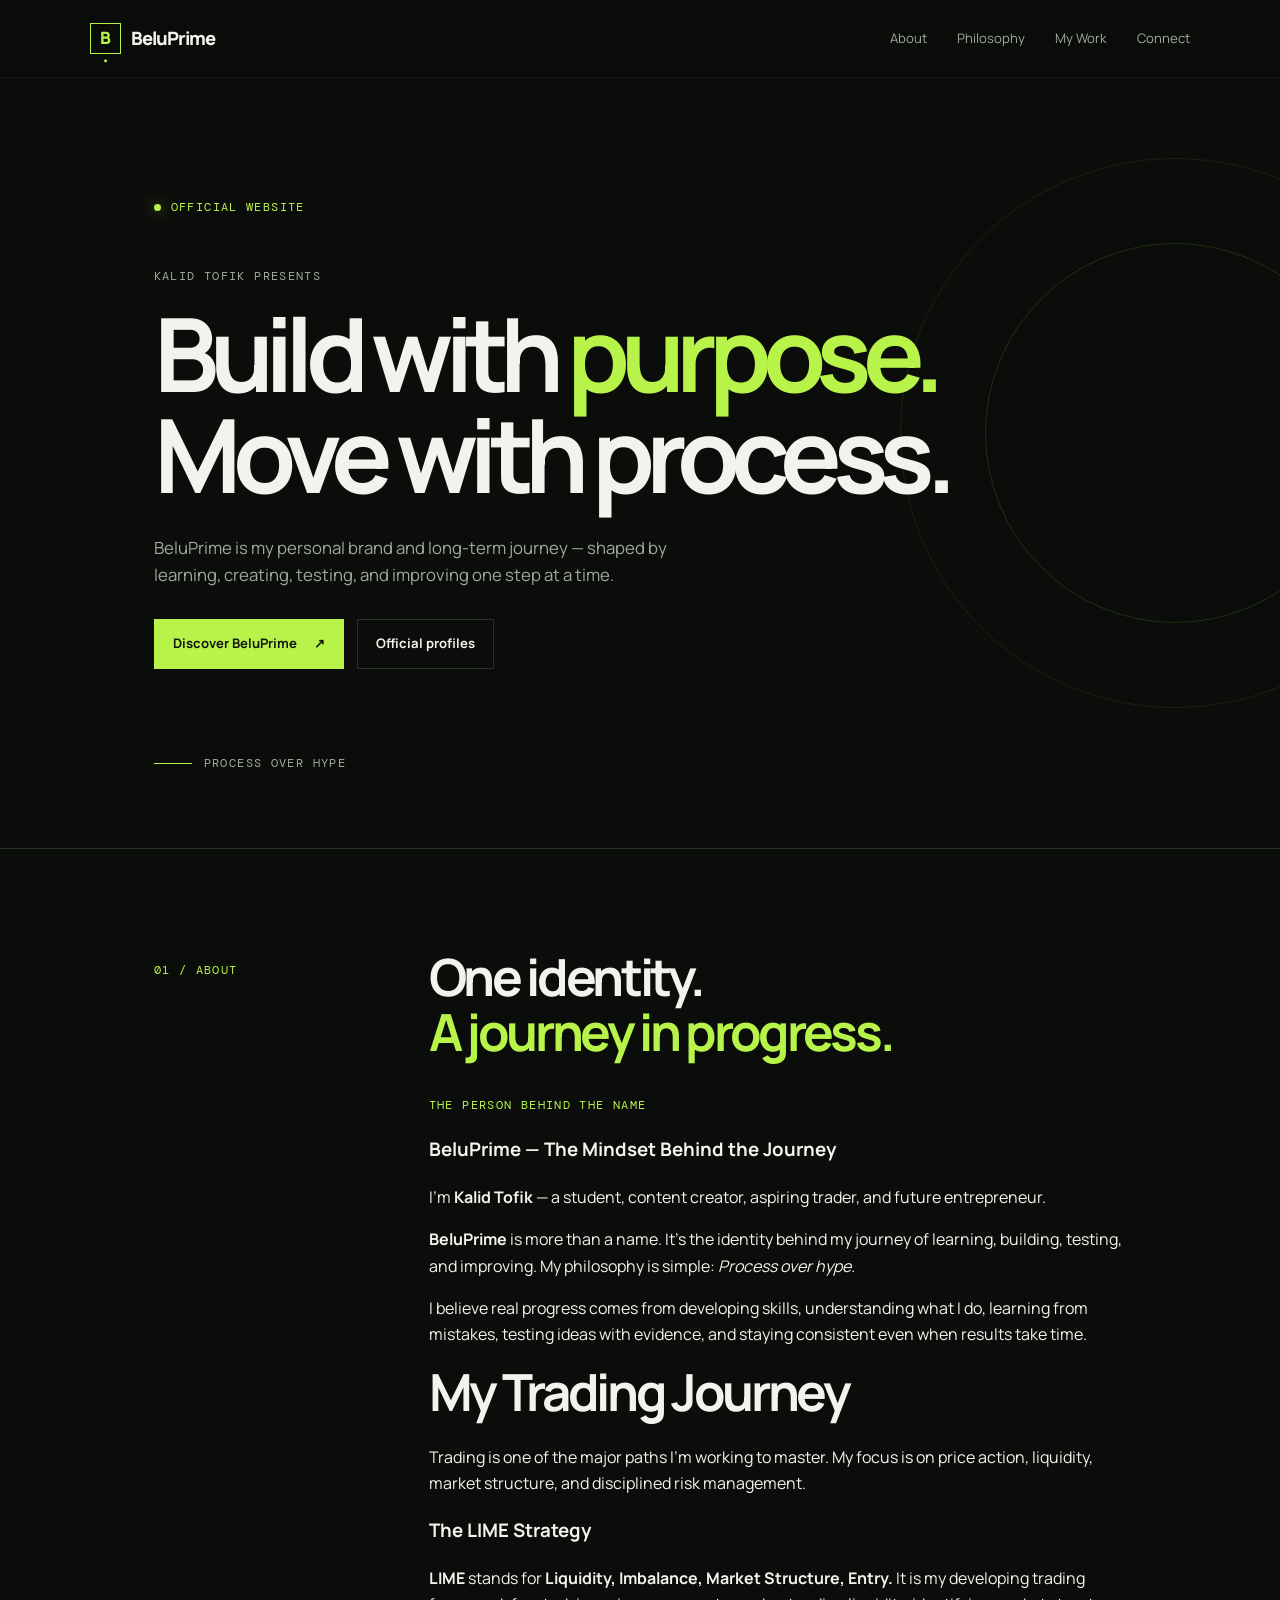
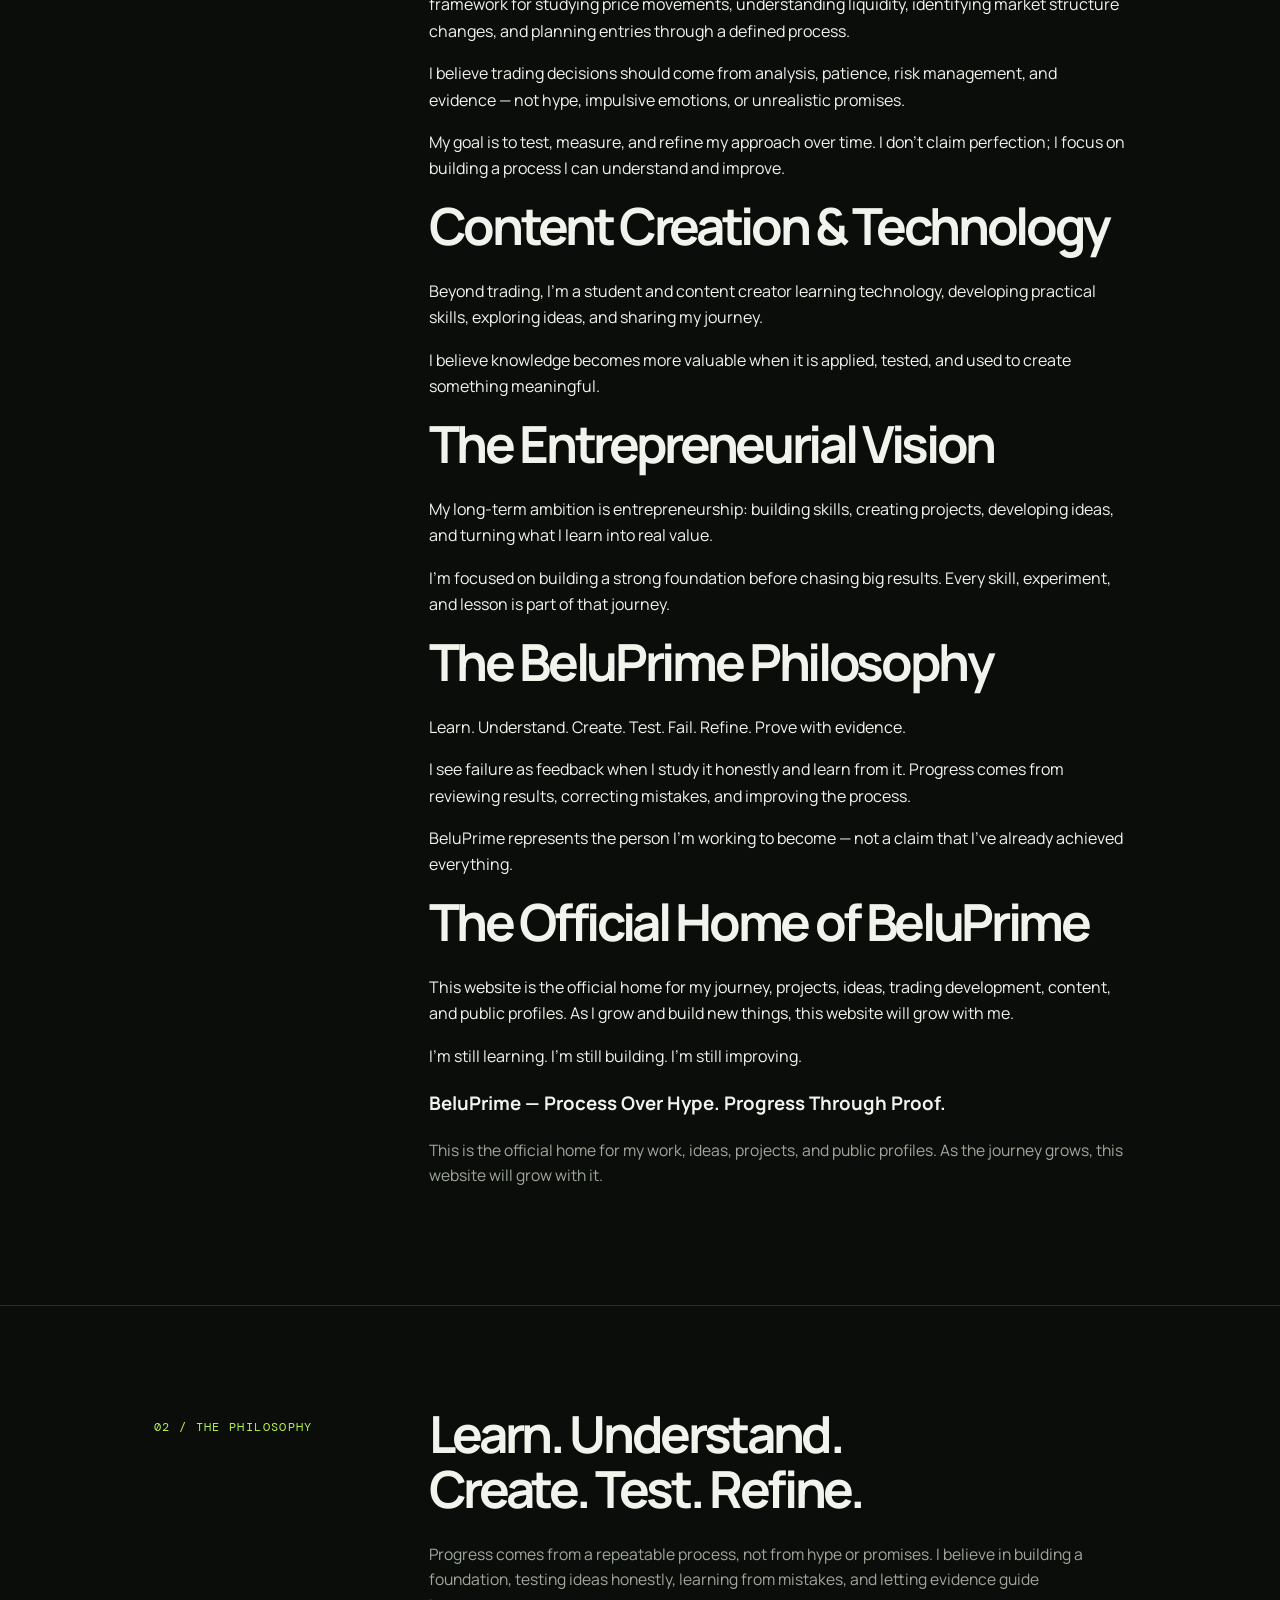
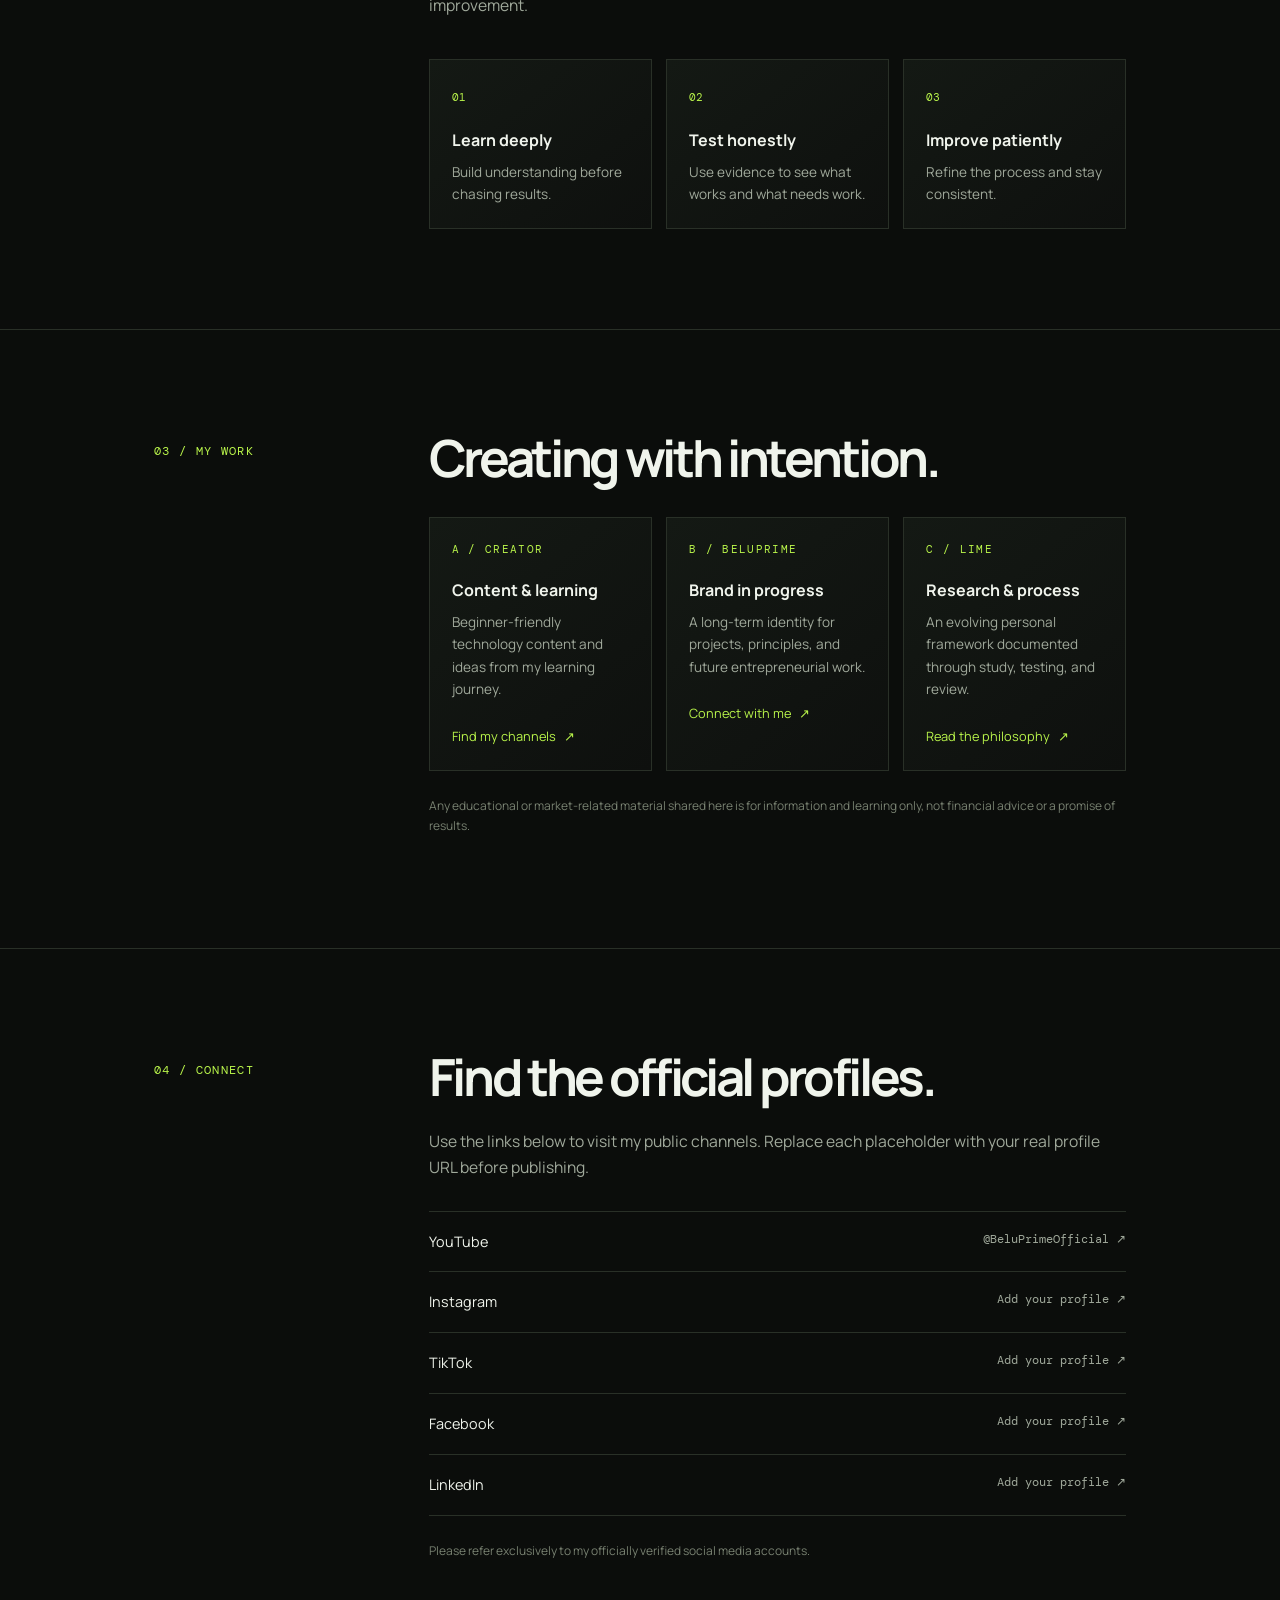
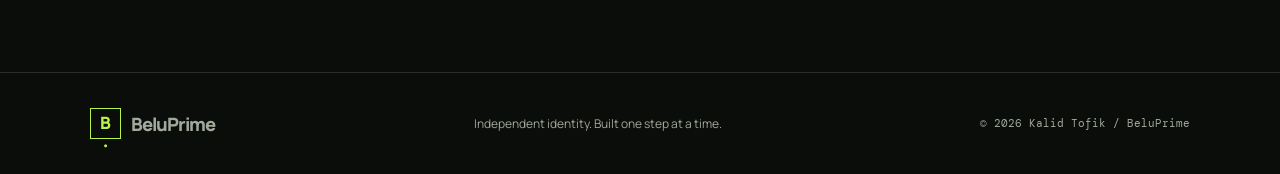
<file: index.html>
<!doctype html>
<html lang="en">
<head>
  <meta charset="utf-8">
  <meta name="viewport" content="width=device-width, initial-scale=1">
  <meta name="description" content="The official home of Kalid Tofik and BeluPrime — a creator identity built around learning, process, and progress.">
  <meta name="theme-color" content="#0b0d0b">
  <meta property="og:title" content="BeluPrime — Official Website">
  <meta property="og:description" content="Meet Kalid Tofik and explore the BeluPrime philosophy: process over hype.">
  <meta property="og:type" content="website">
  <title>BeluPrime — Official Website</title>

<meta property="og:image" content="https://beluprime.github.io/beluprime.ico">
<meta name="twitter:image" content="https://beluprime.github.io/beluprime.ico">
  
  <link rel="stylesheet" href="style.css">
  <link rel="icon" type="image/x-icon" href="/beluprime.ico?v=4">
<link rel="manifest" href="/site.webmanifest">
  <script type="application/ld+json">
  {
    "@context": "https://schema.org",
    "@type": "Person",
    "name": "Kalid Tofik",
    "alternateName": "BeluPrime",
    "description": "Creator and founder of BeluPrime.",
    "url": "https://beluprime.github.io/"
  }
  </script>
</head>
<body>
  <header class="topbar">
    <a class="wordmark" href="#home" aria-label="BeluPrime home"><span class="mark">B<span>•</span></span> BeluPrime</a>
    <nav aria-label="Main navigation">
      <a href="#about">About</a>
      <a href="#philosophy">Philosophy</a>
      <a href="#work">My Work</a>
      <a href="#connect">Connect</a>
    </nav>
  </header>

  <main>
    <section class="hero" id="home">
      <div class="eyebrow"><span class="dot"></span> OFFICIAL WEBSITE</div>
      <p class="hero-kicker">KALID TOFIK PRESENTS</p>
      <h1>Build with <span>purpose.</span><br>Move with process.</h1>
      <p class="hero-copy">BeluPrime is my personal brand and long-term journey — shaped by learning, creating, testing, and improving one step at a time.</p>
      <div class="actions">
        <a class="button primary" href="#about">Discover BeluPrime <span>↗</span></a>
        <a class="button secondary" href="#connect">Official profiles</a>
      </div>
      <div class="hero-note"><span class="line"></span> PROCESS OVER HYPE</div>
      <div class="hero-orbit orbit-one"></div><div class="hero-orbit orbit-two"></div>
    </section>

    <section class="intro section" id="about">
      <div class="section-label">01 / ABOUT</div>
      <div class="section-body">
        <h2>One identity.<br><span>A journey in progress.</span></h2>


        
<section id="about" class="about-section">
  <div class="container">

    <p class="section-label">THE PERSON BEHIND THE NAME</p>

    <h1>BeluPrime — The Mindset Behind the Journey</h1>

    <p class="intro">
      I'm <strong>Kalid Tofik</strong> — a student, content creator,
      aspiring trader, and future entrepreneur.
    </p>

    <p>
      <strong>BeluPrime</strong> is more than a name. It's the identity
      behind my journey of learning, building, testing, and improving.
      My philosophy is simple: <em>Process over hype.</em>
    </p>

    <p>
      I believe real progress comes from developing skills, understanding
      what I do, learning from mistakes, testing ideas with evidence,
      and staying consistent even when results take time.
    </p>

    <section id="trading">
      <h2>My Trading Journey</h2>

      <p>
        Trading is one of the major paths I'm working to master.
        My focus is on price action, liquidity, market structure,
        and disciplined risk management.
      </p>

      <h3>The LIME Strategy</h3>

      <p>
        <strong>LIME</strong> stands for
        <strong>Liquidity, Imbalance, Market Structure, Entry.</strong>
        It is my developing trading framework for studying price
        movements, understanding liquidity, identifying market
        structure changes, and planning entries through a defined process.
      </p>

      <p>
        I believe trading decisions should come from analysis,
        patience, risk management, and evidence — not hype,
        impulsive emotions, or unrealistic promises.
      </p>

      <p>
        My goal is to test, measure, and refine my approach over time.
        I don't claim perfection; I focus on building a process
        I can understand and improve.
      </p>
    </section>

    <section id="content-creation">
      <h2>Content Creation & Technology</h2>

      <p>
        Beyond trading, I'm a student and content creator learning
        technology, developing practical skills, exploring ideas,
        and sharing my journey.
      </p>

      <p>
        I believe knowledge becomes more valuable when it is applied,
        tested, and used to create something meaningful.
      </p>
    </section>

    <section id="entrepreneurship">
      <h2>The Entrepreneurial Vision</h2>

      <p>
        My long-term ambition is entrepreneurship: building skills,
        creating projects, developing ideas, and turning what I learn
        into real value.
      </p>

      <p>
        I'm focused on building a strong foundation before chasing
        big results. Every skill, experiment, and lesson is part
        of that journey.
      </p>
    </section>

    <section id="philosophy">
      <h2>The BeluPrime Philosophy</h2>

      <p class="philosophy">
        Learn. Understand. Create. Test. Fail. Refine.
        Prove with evidence.
      </p>

      <p>
        I see failure as feedback when I study it honestly and learn
        from it. Progress comes from reviewing results, correcting
        mistakes, and improving the process.
      </p>

      <p>
        BeluPrime represents the person I'm working to become —
        not a claim that I've already achieved everything.
      </p>
    </section>

    <section id="official">
      <h2>The Official Home of BeluPrime</h2>

      <p>
        This website is the official home for my journey, projects,
        ideas, trading development, content, and public profiles.
        As I grow and build new things, this website will grow with me.
      </p>

      <p class="closing">
        I'm still learning. I'm still building. I'm still improving.
      </p>

      <h3>BeluPrime — Process Over Hype. Progress Through Proof.</h3>
    </section>

  </div>
</section>




        
        <p>This is the official home for my work, ideas, projects, and public profiles. As the journey grows, this website will grow with it.</p>
      </div>
    </section>

    <section class="philosophy section" id="philosophy">
      <div class="section-label">02 / THE PHILOSOPHY</div>
      <div class="section-body">
        <h2>Learn. Understand.<br>Create. Test. Refine.</h2>
        <p>Progress comes from a repeatable process, not from hype or promises. I believe in building a foundation, testing ideas honestly, learning from mistakes, and letting evidence guide improvement.</p>
        <div class="principles">
          <article><span>01</span><h3>Learn deeply</h3><p>Build understanding before chasing results.</p></article>
          <article><span>02</span><h3>Test honestly</h3><p>Use evidence to see what works and what needs work.</p></article>
          <article><span>03</span><h3>Improve patiently</h3><p>Refine the process and stay consistent.</p></article>
        </div>
      </div>
    </section>

    <section class="work section" id="work">
      <div class="section-label">03 / MY WORK</div>
      <div class="section-body">
        <h2>Creating with intention.</h2>
        <div class="work-grid">
          <article class="work-card">
            <div class="card-index">A / CREATOR</div><h3>Content & learning</h3>
            <p>Beginner-friendly technology content and ideas from my learning journey.</p>
            <a href="#connect">Find my channels <span>↗</span></a>
          </article>
          <article class="work-card">
            <div class="card-index">B / BELUPRIME</div><h3>Brand in progress</h3>
            <p>A long-term identity for projects, principles, and future entrepreneurial work.</p>
            <a href="#connect">Connect with me <span>↗</span></a>
          </article>
          <article class="work-card">
            <div class="card-index">C / LIME</div><h3>Research & process</h3>
            <p>An evolving personal framework documented through study, testing, and review.</p>
            <a href="#philosophy">Read the philosophy <span>↗</span></a>
          </article>
        </div>
        <p class="disclaimer">Any educational or market-related material shared here is for information and learning only, not financial advice or a promise of results.</p>
      </div>
    </section>

    <section class="connect section" id="connect">
      <div class="section-label">04 / CONNECT</div>
      <div class="section-body">
        <h2>Find the official profiles.</h2>
        <p>Use the links below to visit my public channels. Replace each placeholder with your real profile URL before publishing.</p>
        <div class="social-list">
          <a href="https://www.youtube.com/@BeluPrimeOfficial" target="_blank" rel="noopener noreferrer"><span>YouTube</span><span>@BeluPrimeOfficial ↗</span></a>
          <a href="https://www.instagram.com/" target="_blank" rel="noopener noreferrer"><span>Instagram</span><span>Add your profile ↗</span></a>
          <a href="https://www.tiktok.com/" target="_blank" rel="noopener noreferrer"><span>TikTok</span><span>Add your profile ↗</span></a>
          <a href="https://www.facebook.com/" target="_blank" rel="noopener noreferrer"><span>Facebook</span><span>Add your profile ↗</span></a>
          <a href="https://www.linkedin.com/" target="_blank" rel="noopener noreferrer"><span>LinkedIn</span><span>Add your profile ↗</span></a>
        </div>
        <p class="small-note">Please refer exclusively to my officially verified social media accounts.</p>
      </div>
    </section>
  </main>

  <footer>
    <a class="wordmark" href="#home"><span class="mark">B<span>•</span></span> BeluPrime</a>
    <p>Independent identity. Built one step at a time.</p>
    <span class="copyright">© <span id="year"></span> Kalid Tofik / BeluPrime</span>
  </footer>
  <script>document.getElementById('year').textContent = new Date().getFullYear();</script>
</body>
</html>
</file>
<file: style.css>
@import url('https://fonts.googleapis.com/css2?family=DM+Mono:wght@400;500&family=Manrope:wght@400;500;600;700;800&display=swap');
:root{--bg:#0b0d0b;--panel:#111511;--text:#f0f4ec;--muted:#a0a99b;--lime:#b8f34a;--line:#293027}
*{box-sizing:border-box}html{scroll-behavior:smooth;scroll-padding-top:90px}body{margin:0;background:var(--bg);color:var(--text);font-family:Manrope,Arial,sans-serif;line-height:1.65}a{color:inherit;text-decoration:none}.topbar{height:78px;display:flex;align-items:center;justify-content:space-between;padding:0 7vw;border-bottom:1px solid #ffffff0d;position:sticky;top:0;background:#0b0d0bed;backdrop-filter:blur(14px);z-index:5}.wordmark{font-weight:800;letter-spacing:-.05em;display:flex;align-items:center;gap:10px;font-size:1.15rem}.mark{width:31px;height:31px;border:1px solid var(--lime);color:var(--lime);display:grid;place-items:center;font-size:17px;letter-spacing:-.08em}.mark span{font-size:10px}nav{display:flex;gap:30px;color:var(--muted);font-size:.82rem}nav a:hover,.social-list a:hover{color:var(--lime)}.hero{min-height:650px;padding:120px 12vw 75px;position:relative;overflow:hidden;border-bottom:1px solid var(--line)}.eyebrow,.hero-kicker,.section-label,.card-index,.hero-note{font-family:'DM Mono',monospace;letter-spacing:.12em;font-size:.72rem}.eyebrow{color:var(--lime);display:flex;align-items:center;gap:10px}.dot{width:7px;height:7px;border-radius:50%;background:var(--lime);box-shadow:0 0 14px #b8f34a88}.hero-kicker{color:var(--muted);margin-top:50px}.hero h1{font-size:clamp(3.4rem,8vw,7.2rem);line-height:.99;letter-spacing:-.085em;margin:17px 0 28px;max-width:900px;position:relative;z-index:1}.hero h1 span,.section h2 span{color:var(--lime)}.hero-copy{max-width:560px;color:var(--muted);font-size:1.05rem}.actions{display:flex;gap:13px;flex-wrap:wrap;margin-top:30px}.button{padding:13px 18px;font-size:.82rem;font-weight:700;border:1px solid var(--line)}.button span{margin-left:14px}.primary{background:var(--lime);color:#11170b;border-color:var(--lime)}.secondary:hover{border-color:var(--lime)}.hero-note{display:flex;align-items:center;gap:12px;color:var(--muted);margin-top:85px}.line{height:1px;width:38px;background:var(--lime)}.hero-orbit{position:absolute;border:1px solid #b8f34a16;border-radius:50%;pointer-events:none}.orbit-one{width:550px;height:550px;right:-170px;top:80px}.orbit-two{width:380px;height:380px;right:-85px;top:165px;border-color:#b8f34a24}.section{display:grid;grid-template-columns:220px 1fr;gap:55px;padding:100px 12vw;border-bottom:1px solid var(--line)}.section-label{color:var(--lime);padding-top:12px}.section-body{max-width:850px}.section h2{font-size:clamp(2.1rem,4vw,3.8rem);line-height:1.08;letter-spacing:-.065em;margin:0 0 25px}.section-body>p{max-width:720px;color:var(--muted);font-size:.98rem}.principles{display:grid;grid-template-columns:repeat(3,1fr);gap:14px;margin-top:40px}.principles article,.work-card{border:1px solid var(--line);background:linear-gradient(140deg,#141914,#0e100e);padding:22px}.principles span,.card-index{color:var(--lime);font-family:'DM Mono',monospace;font-size:.7rem}.principles h3,.work-card h3{font-size:1rem;margin:18px 0 8px}.principles p,.work-card p{font-size:.85rem;color:var(--muted);margin:0}.work-grid{display:grid;grid-template-columns:repeat(3,1fr);gap:14px;margin-top:32px}.work-card{min-height:230px}.work-card a{display:inline-block;margin-top:25px;color:var(--lime);font-size:.8rem}.work-card a span{margin-left:5px}.disclaimer,.small-note{font-size:.75rem!important;color:#788171!important;margin-top:25px}.social-list{border-top:1px solid var(--line);margin-top:30px}.social-list a{display:flex;justify-content:space-between;gap:15px;padding:18px 0;border-bottom:1px solid var(--line);font-size:.9rem}.social-list a span:last-child{font-family:'DM Mono',monospace;font-size:.73rem;color:var(--muted)}footer{display:flex;align-items:center;justify-content:space-between;gap:20px;padding:35px 7vw;color:var(--muted);font-size:.75rem}footer p{margin:0}.copyright{font-family:'DM Mono',monospace;font-size:.68rem}
@media(max-width:760px){.topbar{height:auto;min-height:70px;padding:17px 6vw;align-items:flex-start;gap:18px;flex-direction:column}nav{width:100%;gap:18px;flex-wrap:wrap;font-size:.75rem}.hero{padding:90px 7vw 55px;min-height:600px}.hero h1{font-size:clamp(3.2rem,15vw,5.4rem)}.hero-copy{font-size:.95rem}.orbit-one{right:-370px}.orbit-two{right:-280px}.section{grid-template-columns:1fr;gap:22px;padding:70px 7vw}.principles,.work-grid{grid-template-columns:1fr}.principles article{padding:20px}.work-card{min-height:auto}footer{align-items:flex-start;flex-direction:column;padding:30px 7vw}.hero-note{margin-top:65px}}
</file>
